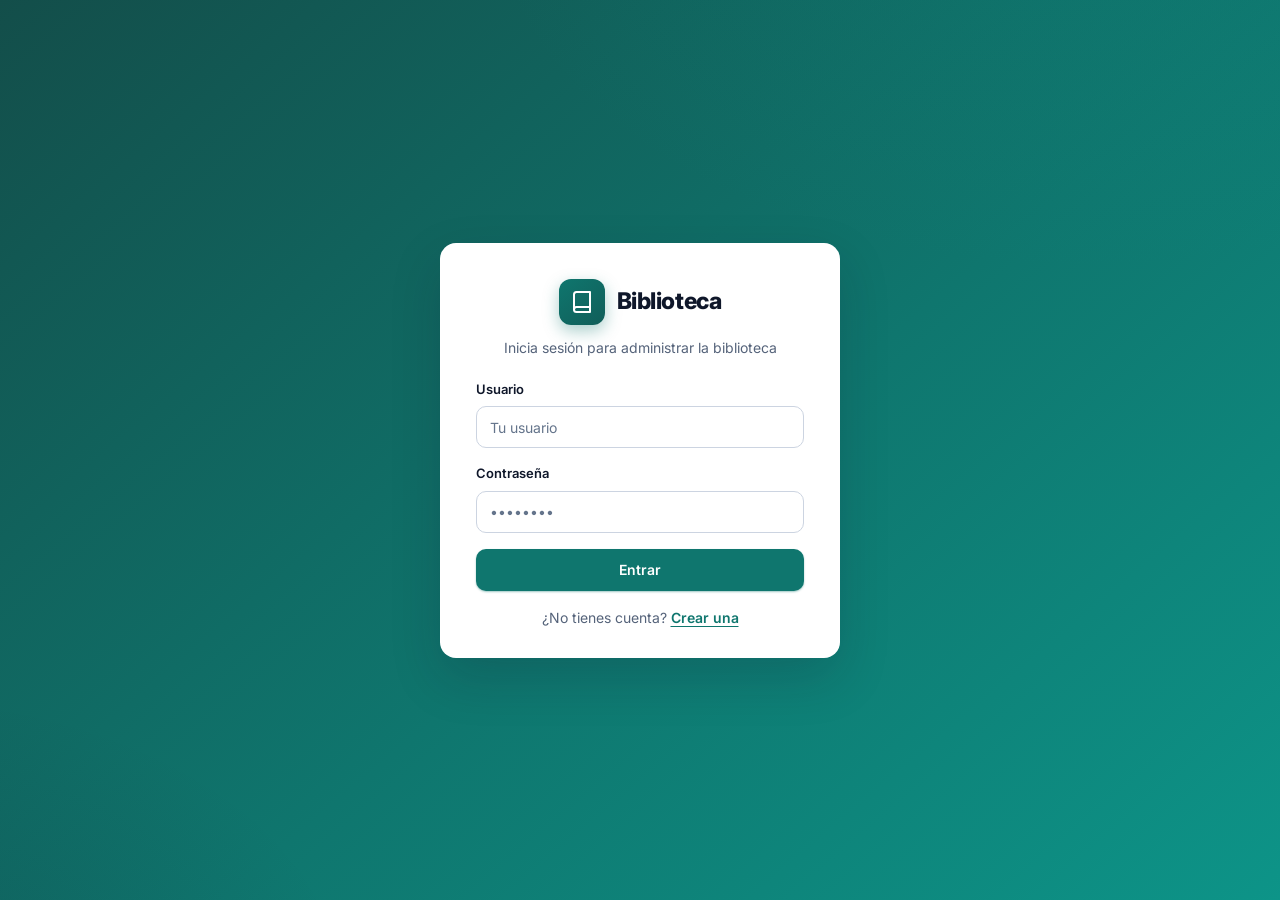
<file: frontend/index.html>
<!DOCTYPE html>
<html lang="es">
<head>
    <meta charset="UTF-8">
    <meta name="viewport" content="width=device-width, initial-scale=1.0">
    <title>Iniciar sesión - Biblioteca</title>
    <link rel="icon" href="data:image/svg+xml,%3Csvg xmlns='http://www.w3.org/2000/svg' viewBox='0 0 100 100'%3E%3Ctext y='.9em' font-size='90'%3E%F0%9F%93%9A%3C/text%3E%3C/svg%3E">
    <link rel="stylesheet" href="css/estilos.css">
</head>
<body>
    <div class="login-fondo">
        <div class="login-tarjeta">
            <div class="login-marca">
                <div class="login-logo" aria-hidden="true">
                    <svg width="24" height="24" viewBox="0 0 24 24" fill="none" stroke="currentColor" stroke-width="2" stroke-linecap="round" stroke-linejoin="round">
                        <path d="M4 19.5A2.5 2.5 0 0 1 6.5 17H20"/>
                        <path d="M6.5 2H20v20H6.5A2.5 2.5 0 0 1 4 19.5v-15A2.5 2.5 0 0 1 6.5 2z"/>
                    </svg>
                </div>
                <h1 class="login-titulo">Biblioteca</h1>
            </div>
            <p class="login-subtitulo" id="login-subtitulo">Inicia sesión para administrar la biblioteca</p>

            <form id="form-login" autocomplete="on">
                <div class="campo">
                    <label for="username">Usuario</label>
                    <input type="text" id="username" placeholder="Tu usuario" autocomplete="username" required>
                </div>
                <div class="campo">
                    <label for="password">Contraseña</label>
                    <input type="password" id="password" placeholder="••••••••" autocomplete="current-password" required>
                </div>

                <div class="alerta" id="mensaje-error" role="alert"></div>

                <button type="submit" class="boton boton-primario boton-ancho" id="btn-login">
                    <span>Entrar</span>
                </button>

                <p class="login-alternativa">
                    ¿No tienes cuenta?
                    <button type="button" class="enlace-boton" id="btn-mostrar-registro">Crear una</button>
                </p>
            </form>

            <form id="form-registro" class="oculto" autocomplete="on">
                <div class="login-2col">
                    <div class="campo">
                        <label for="reg-nombre">Nombre</label>
                        <input type="text" id="reg-nombre" placeholder="Tu nombre" autocomplete="given-name" required>
                    </div>
                    <div class="campo">
                        <label for="reg-apellido">Apellido</label>
                        <input type="text" id="reg-apellido" placeholder="Tu apellido" autocomplete="family-name">
                    </div>
                </div>
                <div class="campo">
                    <label for="reg-email">Correo electrónico</label>
                    <input type="email" id="reg-email" placeholder="tucorreo@ejemplo.com" autocomplete="email" required>
                </div>
                <div class="campo">
                    <label for="reg-username">Nombre de usuario</label>
                    <input type="text" id="reg-username" placeholder="Con el que iniciarás sesión" autocomplete="username" required>
                </div>
                <div class="login-2col">
                    <div class="campo">
                        <label for="reg-password">Contraseña</label>
                        <input type="password" id="reg-password" placeholder="Mínimo 6 caracteres" autocomplete="new-password" required>
                    </div>
                    <div class="campo">
                        <label for="reg-password2">Repetir contraseña</label>
                        <input type="password" id="reg-password2" placeholder="Repite la contraseña" autocomplete="new-password" required>
                    </div>
                </div>

                <div class="alerta" id="mensaje-registro" role="alert"></div>

                <button type="submit" class="boton boton-primario boton-ancho" id="btn-registro">
                    <span>Crear cuenta</span>
                </button>

                <p class="login-alternativa">
                    ¿Ya tienes cuenta?
                    <button type="button" class="enlace-boton" id="btn-mostrar-login">Iniciar sesión</button>
                </p>
            </form>
        </div>
    </div>

    <script src="config.js"></script>
    <script src="js/api.js"></script>
    <script src="js/auth.js"></script>
</body>
</html>
</file>
<file: frontend/css/estilos.css>
/* ==========================================================================
   Gestion de Biblioteca - Design System
   HTML + CSS + JS puro. Sin frameworks.
   ========================================================================== */

@import url('https://fonts.googleapis.com/css2?family=Inter:wght@400;500;600;700;800&display=swap');

:root {
  /* Paleta */
  --fondo: #f4f6fb;
  --superficie: #ffffff;
  --primario: #0f766e;
  --primario-hover: #0d9488;
  --primario-oscuro: #115e59;
  --primario-suave: #f0fdfa;
  --texto: #0f172a;
  --texto-suave: #55637a;
  --texto-tenue: #8b98ad;
  --borde: #e3e8f0;
  --borde-fuerte: #ccd4e1;

  --rojo: #dc2626;
  --rojo-oscuro: #b91c1c;
  --rojo-suave: #fef2f2;
  --verde: #15803d;
  --verde-suave: #f0fdf4;
  --verde-borde: #bbf7d0;
  --ambar: #b45309;
  --ambar-suave: #fffbeb;
  --ambar-borde: #fde68a;
  --indigo: #4f46e5;
  --indigo-suave: #eef2ff;

  /* Radios */
  --radio-sm: 8px;
  --radio: 12px;
  --radio-lg: 16px;

  /* Sombras */
  --sombra-1: 0 1px 2px rgba(15, 23, 42, 0.06);
  --sombra-2: 0 4px 16px rgba(15, 23, 42, 0.08);
  --sombra-3: 0 20px 50px rgba(15, 23, 42, 0.18);

  /* Focus ring accesible */
  --foco: 0 0 0 3px rgba(15, 118, 110, 0.28);

  /* Tipografia */
  --fuente: 'Inter', 'Segoe UI', system-ui, -apple-system, sans-serif;
}

* {
  margin: 0;
  padding: 0;
  box-sizing: border-box;
}

html {
  -webkit-text-size-adjust: 100%;
}

body {
  font-family: var(--fuente);
  background: var(--fondo);
  color: var(--texto);
  font-size: 15px;
  line-height: 1.5;
  min-height: 100vh;
}

body.sin-scroll {
  overflow: hidden;
}

img,
svg {
  display: inline-block;
  vertical-align: middle;
}

h1, h2, h3, h4 {
  line-height: 1.25;
  font-weight: 700;
  color: var(--texto);
}

/* ==========================================================================
   Focus visible consistente y accesible
   ========================================================================== */
:focus {
  outline: none;
}

:focus-visible {
  outline: none;
  box-shadow: var(--foco);
  border-radius: var(--radio-sm);
}

/* ==========================================================================
   Botones
   ========================================================================== */
.boton {
  display: inline-flex;
  align-items: center;
  justify-content: center;
  gap: 8px;
  border: 1px solid transparent;
  padding: 0 18px;
  height: 42px;
  border-radius: 10px;
  font-family: var(--fuente);
  font-size: 14px;
  font-weight: 600;
  cursor: pointer;
  white-space: nowrap;
  transition: background-color 0.15s ease, border-color 0.15s ease,
    color 0.15s ease, box-shadow 0.15s ease, transform 0.1s ease;
}

.boton svg {
  flex: 0 0 auto;
}

.boton:hover {
  transform: translateY(-1px);
}

.boton:active {
  transform: translateY(0);
}

.boton:disabled {
  opacity: 0.55;
  cursor: not-allowed;
  transform: none;
  box-shadow: none;
}

.boton-primario {
  background: var(--primario);
  color: #fff;
  box-shadow: 0 1px 2px rgba(15, 118, 110, 0.4);
}

.boton-primario:hover:not(:disabled) {
  background: var(--primario-hover);
}

.boton-primario:active:not(:disabled) {
  background: var(--primario-oscuro);
}

.boton-secundario {
  background: var(--superficie);
  color: var(--texto);
  border-color: var(--borde-fuerte);
}

.boton-secundario:hover:not(:disabled) {
  background: var(--fondo);
}

.boton-peligro {
  background: var(--rojo);
  color: #fff;
}

.boton-peligro:hover:not(:disabled) {
  background: var(--rojo-oscuro);
}

.boton-ghost {
  background: transparent;
  color: var(--texto-suave);
}

.boton-ghost:hover:not(:disabled) {
  background: var(--fondo);
  color: var(--texto);
}

.boton-mini {
  min-height: 40px;
  padding: 0 12px;
  font-size: 13px;
  border-radius: 8px;
}

.boton-ancho {
  width: 100%;
}

/* Spinner dentro de botones */
.cargando .icono-spin,
.boton .icono-spin {
  animation: girar 0.8s linear infinite;
}

@keyframes girar {
  to {
    transform: rotate(360deg);
  }
}

/* ==========================================================================
   LOGIN
   ========================================================================== */
.login-fondo {
  position: relative;
  display: flex;
  align-items: center;
  justify-content: center;
  min-height: 100vh;
  padding: 24px;
  background:
    radial-gradient(1000px 600px at 85% -10%, rgba(13, 148, 136, 0.18), transparent 60%),
    radial-gradient(800px 500px at -10% 110%, rgba(15, 23, 42, 0.16), transparent 60%),
    linear-gradient(140deg, #134e4a 0%, #0f766e 55%, #0d9488 100%);
}

.login-tarjeta {
  width: 100%;
  max-width: 400px;
  background: var(--superficie);
  border-radius: var(--radio-lg);
  padding: 36px 36px 30px;
  box-shadow: var(--sombra-3);
  position: relative;
}

.login-marca {
  display: flex;
  align-items: center;
  justify-content: center;
  gap: 12px;
  margin-bottom: 22px;
}

.login-logo {
  width: 46px;
  height: 46px;
  border-radius: 12px;
  background: linear-gradient(140deg, var(--primario), var(--primario-oscuro));
  display: flex;
  align-items: center;
  justify-content: center;
  color: #fff;
  box-shadow: 0 6px 16px rgba(15, 118, 110, 0.35);
}

.login-titulo {
  font-size: 23px;
  font-weight: 800;
  letter-spacing: -0.02em;
}

.login-subtitulo {
  text-align: center;
  color: var(--texto-suave);
  font-size: 14px;
  margin-top: -10px;
  margin-bottom: 22px;
}

/* Alternativa: crear cuenta desde el login */
.login-alternativa {
  text-align: center;
  color: var(--texto-suave);
  font-size: 14px;
  margin-top: 16px;
}

.enlace-boton {
  background: none;
  border: none;
  padding: 0;
  color: var(--primario);
  font: inherit;
  font-weight: 600;
  cursor: pointer;
  text-decoration: underline;
  text-underline-offset: 3px;
}

.enlace-boton:hover {
  color: var(--primario-oscuro);
}

.enlace-boton:focus-visible {
  outline: 2px solid var(--primario);
  outline-offset: 3px;
  border-radius: 3px;
}

.login-2col {
  display: grid;
  grid-template-columns: 1fr 1fr;
  gap: 12px;
}

@media (max-width: 460px) {
  .login-2col {
    grid-template-columns: 1fr;
  }
}

.alerta.alerta-exito {
  background: var(--verde-suave);
  border-color: var(--verde-borde);
  color: var(--verde);
}

/* Alerta de error */
.alerta {
  display: flex;
  align-items: flex-start;
  gap: 10px;
  background: var(--rojo-suave);
  border: 1px solid #fecaca;
  color: var(--rojo-oscuro);
  font-size: 13.5px;
  font-weight: 500;
  border-radius: var(--radio-sm);
  padding: 11px 13px;
  margin-bottom: 16px;
}

.alerta svg {
  flex: 0 0 auto;
  margin-top: 1px;
}

.alerta:empty {
  display: none;
}

/* ==========================================================================
   Campos de formulario
   ========================================================================== */
.campo {
  margin-bottom: 16px;
}

.campo label {
  display: flex;
  align-items: center;
  gap: 6px;
  font-size: 13px;
  font-weight: 600;
  color: var(--texto);
  margin-bottom: 7px;
}

.campo input,
.campo select,
.campo textarea {
  width: 100%;
  height: 42px;
  padding: 0 13px;
  border: 1px solid var(--borde-fuerte);
  border-radius: 10px;
  background: var(--superficie);
  font-family: var(--fuente);
  font-size: 14px;
  color: var(--texto);
  transition: border-color 0.15s ease, box-shadow 0.15s ease, background-color 0.15s ease;
}

.campo select {
  appearance: none;
  background-image: url("data:image/svg+xml;charset=UTF-8,%3Csvg xmlns='http://www.w3.org/2000/svg' width='16' height='16' viewBox='0 0 24 24' fill='none' stroke='%2355637a' stroke-width='2.4' stroke-linecap='round' stroke-linejoin='round'%3E%3Cpolyline points='6 9 12 15 18 9'/%3E%3C/svg%3E");
  background-repeat: no-repeat;
  background-position: right 12px center;
  padding-right: 38px;
}

.campo input::placeholder {
  color: #64748b;
}

.campo input:hover:not(:disabled),
.campo select:hover:not(:disabled) {
  border-color: #a6b1c4;
}

.campo input:focus,
.campo select:focus {
  border-color: var(--primario);
  box-shadow: var(--foco);
}

.campo input:disabled,
.campo select:disabled {
  background: var(--fondo);
  color: var(--texto-suave);
  cursor: not-allowed;
}

.campo.entrada-error input,
.campo.entrada-error select {
  border-color: var(--rojo);
}

.campo.entrada-error input:focus,
.campo.entrada-error select:focus {
  box-shadow: 0 0 0 3px rgba(220, 38, 38, 0.18);
}

.ayuda {
  font-size: 12.5px;
  color: var(--texto-suave);
  margin-top: 6px;
}

.nota {
  font-size: 12.5px;
  color: var(--texto-suave);
  background: var(--fondo);
  border: 1px dashed var(--borde-fuerte);
  border-radius: var(--radio-sm);
  padding: 9px 12px;
  margin-bottom: 4px;
}

.mensaje-error {
  color: var(--rojo);
  font-size: 13px;
  margin-top: 4px;
  min-height: 18px;
  text-align: center;
}

/* ==========================================================================
   PANEL - Estructura
   ========================================================================== */
.barra-superior {
  position: sticky;
  top: 0;
  z-index: 40;
  display: flex;
  align-items: center;
  justify-content: space-between;
  height: 64px;
  padding: 0 24px;
  background: rgba(255, 255, 255, 0.92);
  backdrop-filter: blur(8px);
  border-bottom: 1px solid var(--borde);
}

.marca {
  display: flex;
  align-items: center;
  gap: 11px;
  font-size: 17px;
  font-weight: 800;
  letter-spacing: -0.02em;
  color: var(--texto);
}

.marca .logo {
  width: 34px;
  height: 34px;
  border-radius: 9px;
  background: linear-gradient(140deg, var(--primario), var(--primario-oscuro));
  display: flex;
  align-items: center;
  justify-content: center;
  color: #fff;
  box-shadow: 0 4px 10px rgba(15, 118, 110, 0.3);
}

.marca .logo span {
  font-size: 16px;
  font-weight: 800;
}

.marca small {
  display: block;
  font-size: 11.5px;
  font-weight: 500;
  color: var(--texto-suave);
  letter-spacing: 0;
  margin-top: 1px;
}

.usuario-barra {
  display: flex;
  align-items: center;
  gap: 14px;
}

.usuario-info {
  display: flex;
  align-items: center;
  gap: 10px;
}

.usuario-info .avatar {
  width: 34px;
  height: 34px;
  border-radius: 50%;
  background: var(--primario-suave);
  border: 1px solid var(--verde-borde);
  color: var(--primario-oscuro);
  display: flex;
  align-items: center;
  justify-content: center;
  font-weight: 700;
  font-size: 14px;
}

.usuario-info .nombre {
  font-size: 14px;
  font-weight: 600;
  line-height: 1.15;
}

.usuario-info .rol {
  display: inline-block;
  font-size: 10.5px;
  font-weight: 700;
  text-transform: uppercase;
  letter-spacing: 0.4px;
  color: var(--primario-oscuro);
  background: var(--primario-suave);
  border: 1px solid var(--verde-borde);
  padding: 2px 8px;
  border-radius: 20px;
}

.distribucion {
  display: flex;
  min-height: calc(100vh - 64px);
}

/* ==========================================================================
   Menu lateral
   ========================================================================== */
.menu-lateral {
  width: 236px;
  flex: 0 0 236px;
  background: var(--superficie);
  border-right: 1px solid var(--borde);
  padding: 20px 14px;
  display: flex;
  flex-direction: column;
  gap: 4px;
}

.menu-titulo {
  font-size: 11px;
  font-weight: 700;
  text-transform: uppercase;
  letter-spacing: 0.7px;
  color: var(--texto-tenue);
  padding: 0 12px;
  margin-bottom: 8px;
}

.item-menu {
  display: flex;
  align-items: center;
  gap: 12px;
  width: 100%;
  text-align: left;
  padding: 11px 12px;
  border: none;
  background: transparent;
  border-radius: 10px;
  font-family: var(--fuente);
  font-size: 14px;
  font-weight: 600;
  color: var(--texto-suave);
  cursor: pointer;
  position: relative;
  transition: background-color 0.15s ease, color 0.15s ease;
}

.item-menu svg {
  flex: 0 0 auto;
  color: var(--texto-tenue);
  transition: color 0.15s ease;
}

.item-menu:hover {
  background: var(--fondo);
  color: var(--texto);
}

.item-menu:hover svg {
  color: var(--primario);
}

.item-menu.activo {
  background: var(--primario-suave);
  color: var(--primario-oscuro);
}

.item-menu.activo svg {
  color: var(--primario);
}

.item-menu.activo::before {
  content: '';
  position: absolute;
  left: -14px;
  top: 50%;
  transform: translateY(-50%);
  width: 4px;
  height: 26px;
  border-radius: 0 4px 4px 0;
  background: var(--primario);
}

/* ==========================================================================
   Contenido y secciones
   ========================================================================== */
.contenido {
  flex: 1;
  min-width: 0;
  padding: 26px 28px 40px;
}

.seccion {
  display: none;
  flex-direction: column;
  gap: 20px;
  animation: aparicion-seccion 0.25s ease;
}

.seccion.activa {
  display: flex;
}

@keyframes aparicion-seccion {
  from {
    opacity: 0;
    transform: translateY(6px);
  }
  to {
    opacity: 1;
    transform: translateY(0);
  }
}

.cabecera {
  display: flex;
  align-items: flex-end;
  justify-content: space-between;
  gap: 14px;
  flex-wrap: wrap;
}

.cabecera-texto h2 {
  font-size: 21px;
  letter-spacing: -0.02em;
}

.cabecera-texto p {
  font-size: 13.5px;
  color: var(--texto-suave);
  margin-top: 3px;
}

/* ==========================================================================
   Tablas
   ========================================================================== */
.contenedor-tabla {
  background: var(--superficie);
  border: 1px solid var(--borde);
  border-radius: var(--radio);
  box-shadow: var(--sombra-1);
  overflow: auto;
  max-height: calc(100vh - 240px);
}

.tabla {
  width: 100%;
  border-collapse: collapse;
  font-size: 14px;
}

.tabla thead th {
  position: sticky;
  top: 0;
  z-index: 2;
  background: #f8fafc;
  text-align: left;
  padding: 13px 16px;
  font-size: 11.5px;
  font-weight: 700;
  text-transform: uppercase;
  letter-spacing: 0.55px;
  color: var(--texto-suave);
  border-bottom: 1px solid var(--borde);
  white-space: nowrap;
}

.tabla td {
  padding: 12px 16px;
  border-bottom: 1px solid var(--fondo);
  color: var(--texto);
  vertical-align: middle;
}

.tabla tbody tr {
  transition: background-color 0.12s ease;
}

.tabla tbody tr:nth-child(even) {
  background: #fbfcfe;
}

.tabla tbody tr:hover {
  background: #f1f7f6;
}

.tabla tbody tr:last-child td {
  border-bottom: none;
}

.tabla .titulo-celda {
  font-weight: 600;
}

.tabla .secundario {
  color: var(--texto-suave);
  font-size: 13px;
}

.acciones {
  display: flex;
  gap: 7px;
  align-items: center;
  white-space: nowrap;
}

/* Fila de carga */
.cargando-row td {
  text-align: center;
  padding: 40px 16px;
  color: var(--texto-suave);
}

.cargando-fila {
  display: inline-flex;
  align-items: center;
  gap: 10px;
  font-size: 13.5px;
}

.spinner {
  width: 22px;
  height: 22px;
  border: 3px solid var(--borde);
  border-top-color: var(--primario);
  border-radius: 50%;
  animation: girar 0.7s linear infinite;
}

/* ==========================================================================
   Insignias (badges)
   ========================================================================== */
.insignia {
  display: inline-flex;
  align-items: center;
  gap: 6px;
  padding: 3px 10px;
  border-radius: 20px;
  font-size: 11.5px;
  font-weight: 700;
  letter-spacing: 0.2px;
  white-space: nowrap;
}

.insignia::before {
  content: '';
  width: 6px;
  height: 6px;
  border-radius: 50%;
  background: currentColor;
}

.insignia-verde {
  background: var(--verde-suave);
  color: var(--verde);
  border: 1px solid var(--verde-borde);
}

.insignia-roja {
  background: var(--rojo-suave);
  color: var(--rojo-oscuro);
  border: 1px solid #fecaca;
}

.insignia-ambar {
  background: var(--ambar-suave);
  color: var(--ambar);
  border: 1px solid var(--ambar-borde);
}

.insignia-gris {
  background: #eef1f6;
  color: var(--texto-suave);
  border: 1px solid var(--borde);
}

.insignia-indigo {
  background: var(--indigo-suave);
  color: var(--indigo);
  border: 1px solid #c7d2fe;
}

/* ==========================================================================
   Estados VACIO
   ========================================================================== */
.aviso-vacio {
  display: none;
  padding: 52px 24px;
  text-align: center;
}

.aviso-vacio .vacio-icono {
  width: 60px;
  height: 60px;
  margin: 0 auto 16px;
  border-radius: 50%;
  background: var(--fondo);
  display: flex;
  align-items: center;
  justify-content: center;
  color: var(--texto-tenue);
}

.aviso-vacio h4 {
  font-size: 16px;
  margin-bottom: 6px;
}

.aviso-vacio p {
  font-size: 13.5px;
  color: var(--texto-suave);
  max-width: 340px;
  margin: 0 auto 18px;
}

/* ==========================================================================
   MODALES
   ========================================================================== */
.modal {
  display: none;
  position: fixed;
  inset: 0;
  z-index: 100;
  align-items: center;
  justify-content: center;
  padding: 20px;
  background: rgba(15, 23, 42, 0.55);
  backdrop-filter: blur(3px);
}

.modal.abierto {
  display: flex;
}

.modal-caja {
  background: var(--superficie);
  border-radius: 14px;
  width: 100%;
  max-width: 500px;
  max-height: calc(100vh - 40px);
  display: flex;
  flex-direction: column;
  box-shadow: var(--sombra-3);
  animation: aparicion-modal 0.22s cubic-bezier(0.2, 0.9, 0.3, 1.1);
}

@keyframes aparicion-modal {
  from {
    opacity: 0;
    transform: translateY(12px) scale(0.98);
  }
  to {
    opacity: 1;
    transform: translateY(0) scale(1);
  }
}

.modal-cabecera {
  display: flex;
  align-items: center;
  justify-content: space-between;
  gap: 12px;
  padding: 18px 22px;
  border-bottom: 1px solid var(--borde);
}

.modal-titulo {
  display: flex;
  align-items: center;
  gap: 11px;
}

.modal-titulo .icono {
  width: 34px;
  height: 34px;
  border-radius: 9px;
  background: var(--primario-suave);
  color: var(--primario);
  display: flex;
  align-items: center;
  justify-content: center;
}

.modal-cabecera h3 {
  font-size: 16.5px;
}

.modal-cuerpo {
  padding: 22px;
  overflow-y: auto;
}

.modal-pie {
  padding: 14px 22px 20px;
  display: flex;
  justify-content: flex-end;
  gap: 10px;
}

.cerrar-modal {
  width: 34px;
  height: 34px;
  display: flex;
  align-items: center;
  justify-content: center;
  border: none;
  background: transparent;
  border-radius: 8px;
  color: var(--texto-suave);
  cursor: pointer;
  transition: background-color 0.15s ease, color 0.15s ease;
}

.cerrar-modal:hover {
  background: var(--fondo);
  color: var(--texto);
}

.fila-campos {
  display: grid;
  grid-template-columns: 1fr 1fr;
  gap: 14px;
}

/* ==========================================================================
   TOASTS
   ========================================================================== */
.toast-cont {
  position: fixed;
  bottom: 22px;
  right: 22px;
  z-index: 300;
  display: flex;
  flex-direction: column;
  gap: 10px;
  max-width: min(360px, calc(100vw - 32px));
}

.toast {
  display: flex;
  align-items: flex-start;
  gap: 11px;
  padding: 13px 15px;
  border-radius: 11px;
  color: #fff;
  font-size: 13.5px;
  font-weight: 500;
  line-height: 1.4;
  box-shadow: 0 10px 28px rgba(15, 23, 42, 0.22);
  animation: aparicion-toast 0.22s ease;
}

.toast svg {
  flex: 0 0 auto;
  margin-top: 1px;
}

.toast-exito {
  background: var(--verde);
}

.toast-error {
  background: var(--rojo);
}

@keyframes aparicion-toast {
  from {
    opacity: 0;
    transform: translateY(12px);
  }
  to {
    opacity: 1;
    transform: translateY(0);
  }
}

/* ==========================================================================
   RESPONSIVE
   ========================================================================== */
@media (max-width: 992px) {
  .menu-lateral {
    width: 204px;
    flex: 0 0 204px;
  }

  .contenido {
    padding: 20px;
  }
}

@media (max-width: 900px) {
  .distribucion {
    flex-direction: column;
  }

  .menu-lateral {
    width: 100%;
    flex: none;
    flex-direction: row;
    gap: 8px;
    overflow-x: auto;
    padding: 10px 14px;
    border-right: none;
    border-bottom: 1px solid var(--borde);
  }

  .menu-titulo {
    display: none;
  }

  .item-menu {
    flex: 0 0 auto;
    width: auto;
    padding: 9px 14px;
  }

  .item-menu.activo::before {
    display: none;
  }

  .contenido {
    padding: 20px 16px;
  }
}

@media (max-width: 640px) {
  .barra-superior {
    height: 58px;
    padding: 0 14px;
  }

  .marca small {
    display: none;
  }

  .usuario-info .nombre {
    display: none;
  }

  .contenido {
    padding: 16px 14px 32px;
  }

  .cabecera {
    flex-direction: column;
    align-items: stretch;
  }

  .cabecera .boton {
    width: 100%;
  }

  /* Tablas -> tarjetas en pantallas pequenas */
  .contenedor-tabla {
    max-height: none;
    border: none;
    box-shadow: none;
    background: transparent;
    overflow: visible;
  }

  .tabla {
    display: block;
    min-width: 0;
  }

  .tabla thead {
    display: none;
  }

  .tabla tbody {
    display: flex;
    flex-direction: column;
    gap: 12px;
  }

  .tabla tbody tr {
    display: flex;
    flex-direction: column;
    gap: 2px;
    background: var(--superficie);
    border: 1px solid var(--borde);
    border-radius: var(--radio);
    padding: 14px 16px;
    box-shadow: var(--sombra-1);
  }

  .tabla tbody tr:hover {
    background: var(--superficie);
  }

  .tabla td {
    display: flex;
    align-items: center;
    justify-content: space-between;
    gap: 12px;
    padding: 6px 0;
    border: none;
  }

  .tabla td::before {
    content: attr(data-label);
    font-size: 11px;
    font-weight: 700;
    text-transform: uppercase;
    letter-spacing: 0.4px;
    color: var(--texto-tenue);
    flex: 0 0 auto;
  }

  .tabla td.acciones-celda {
    justify-content: flex-start;
    flex-wrap: wrap;
    margin-top: 8px;
    padding-top: 10px;
    border-top: 1px dashed var(--borde);
  }

  .tabla td.acciones-celda::before {
    content: none;
  }

  .acciones {
    width: 100%;
    flex-wrap: wrap;
  }

  .acciones .boton-mini {
    flex: 1 1 auto;
    justify-content: center;
    height: 40px;
  }

  /* Campos en una sola columna */
  .fila-campos {
    grid-template-columns: 1fr;
    gap: 0;
  }

  /* Modales como hoja inferior */
  .modal {
    padding: 0;
    align-items: flex-end;
  }

  .modal-caja {
    max-width: 100%;
    max-height: 92vh;
    border-radius: 16px 16px 0 0;
  }

  .modal-pie {
    padding-bottom: 24px;
  }

  /* Loading row */
  .cargando-fila {
    justify-content: center;
  }

  .login-fondo {
    padding: 16px;
  }

  .login-tarjeta {
    padding: 28px 22px 24px;
  }
}

/* ==========================================================================
   Movimiento reducido
   ========================================================================== */
@media (prefers-reduced-motion: reduce) {
  *,
  *::before,
  *::after {
    animation-duration: 0.01ms !important;
    animation-iteration-count: 1 !important;
    transition-duration: 0.01ms !important;
    scroll-behavior: auto !important;
  }
}

/* ==========================================================================
   Correcciones de la auditoría
   - Anillo de foco visible para botones (declaración final, misma especificidad
     que .boton-* para ganar la cascada y no quedar enmascarado).
   - Skip-link para navegación por teclado.
   - Header compacto en pantallas muy estrechas (sin desborde horizontal).
   ========================================================================== */
:focus-visible {
  box-shadow: var(--foco);
}

.skip-link {
  position: absolute;
  left: 14px;
  top: -100%;
  background: var(--primario);
  color: #fff;
  padding: 10px 16px;
  border-radius: 8px;
  font-size: 14px;
  font-weight: 600;
  z-index: 500;
  transition: top 0.15s ease;
}

.skip-link:focus-visible {
  top: 12px;
}

@media (max-width: 500px) {
  .usuario-info .rol {
    display: none;
  }
}

@media (max-width: 460px) {
  .barra-superior .boton-mini span {
    display: none;
  }

  .barra-superior .boton-mini {
    padding: 0 11px;
  }
}

/* ==========================================================================
   AMPLIACION 2026 - Dashboard, toolbar, paginacion, catalogo
   ========================================================================== */

/* --- Rejilla de estadisticas --- */
.rejilla-stats {
  display: grid;
  grid-template-columns: repeat(auto-fit, minmax(190px, 1fr));
  gap: 16px;
  margin-bottom: 22px;
}

.tarjeta-stat {
  display: flex;
  align-items: center;
  gap: 14px;
  background: var(--superficie);
  border: 1px solid var(--borde);
  border-radius: var(--radio);
  padding: 18px;
  box-shadow: var(--sombra-1);
}

.tarjeta-stat .stat-icono {
  width: 44px;
  height: 44px;
  flex: 0 0 44px;
  border-radius: 12px;
  display: flex;
  align-items: center;
  justify-content: center;
  background: var(--primario-suave);
  color: var(--primario-oscuro);
}

.tarjeta-stat.alerta .stat-icono {
  background: var(--rojo-suave);
  color: var(--rojo-oscuro);
}

.tarjeta-stat.aviso .stat-icono {
  background: var(--ambar-suave);
  color: var(--ambar);
}

.tarjeta-stat .valor {
  font-size: 26px;
  font-weight: 800;
  line-height: 1;
  letter-spacing: -0.03em;
}

.tarjeta-stat .etiqueta {
  font-size: 12.5px;
  color: var(--texto-suave);
  margin-top: 3px;
}

.dashboard-grid {
  display: grid;
  grid-template-columns: 1.2fr 1fr;
  gap: 20px;
  align-items: start;
}

.panel-tarjeta {
  background: var(--superficie);
  border: 1px solid var(--borde);
  border-radius: var(--radio);
  padding: 20px;
  box-shadow: var(--sombra-1);
  margin-bottom: 20px;
}

.panel-tarjeta h3 {
  font-size: 15px;
  margin-bottom: 16px;
}

/* --- Barras de categorias --- */
.barras {
  display: flex;
  flex-direction: column;
  gap: 12px;
}

.barra-fila {
  display: grid;
  grid-template-columns: 130px 1fr 40px;
  align-items: center;
  gap: 10px;
  font-size: 13px;
}

.barra-pista {
  height: 9px;
  background: var(--fondo);
  border-radius: 20px;
  overflow: hidden;
}

.barra-relleno {
  height: 100%;
  border-radius: 20px;
  background: linear-gradient(90deg, var(--primario), var(--primario-hover));
}

/* --- Lista de actividad --- */
.lista-actividad {
  list-style: none;
  display: flex;
  flex-direction: column;
  gap: 2px;
}

.actividad-item {
  display: flex;
  align-items: flex-start;
  gap: 12px;
  padding: 10px 0;
  border-bottom: 1px dashed var(--borde);
  font-size: 13px;
}

.actividad-item:last-child {
  border-bottom: none;
}

.actividad-item .accion-chip {
  flex: 0 0 auto;
  font-size: 10px;
  font-weight: 700;
  text-transform: uppercase;
  letter-spacing: 0.4px;
  padding: 3px 8px;
  border-radius: 20px;
  background: var(--indigo-suave);
  color: var(--indigo);
}

.actividad-item .detalle {
  flex: 1;
  color: var(--texto);
}

.actividad-item .fecha {
  color: var(--texto-tenue);
  font-size: 11.5px;
  white-space: nowrap;
}

/* --- Toolbar de tablas --- */
.toolbar-tabla {
  display: flex;
  flex-wrap: wrap;
  gap: 10px;
  align-items: center;
  margin-bottom: 16px;
}

.buscador {
  position: relative;
  flex: 1 1 260px;
  min-width: 200px;
}

.buscador svg {
  position: absolute;
  left: 12px;
  top: 50%;
  transform: translateY(-50%);
  color: var(--texto-tenue);
  pointer-events: none;
}

.buscador input {
  width: 100%;
  height: 42px;
  padding: 0 14px 0 38px;
  border: 1px solid var(--borde-fuerte);
  border-radius: 10px;
  font-family: var(--fuente);
  font-size: 14px;
  background: var(--superficie);
  color: var(--texto);
}

.buscador input:focus {
  border-color: var(--primario);
  box-shadow: var(--foco);
  outline: none;
}

.toolbar-tabla select {
  height: 42px;
  padding: 0 12px;
  border: 1px solid var(--borde-fuerte);
  border-radius: 10px;
  font-family: var(--fuente);
  font-size: 13.5px;
  background: var(--superficie);
  color: var(--texto);
  cursor: pointer;
}

.toolbar-tabla select:focus {
  border-color: var(--primario);
  box-shadow: var(--foco);
  outline: none;
}

.check-linea {
  display: inline-flex;
  align-items: center;
  gap: 8px;
  font-size: 13.5px;
  color: var(--texto-suave);
  height: 42px;
  padding: 0 12px;
  border: 1px solid var(--borde-fuerte);
  border-radius: 10px;
  background: var(--superficie);
  cursor: pointer;
  user-select: none;
}

.check-linea input {
  width: 16px;
  height: 16px;
  accent-color: var(--primario);
}

/* --- Paginacion --- */
.paginacion {
  display: flex;
  align-items: center;
  justify-content: space-between;
  flex-wrap: wrap;
  gap: 12px;
  margin-top: 16px;
}

.pag-info {
  font-size: 13px;
  color: var(--texto-suave);
}

.pag-controles {
  display: flex;
  gap: 6px;
}

.pag-boton {
  min-width: 38px;
  height: 38px;
  padding: 0 10px;
  border: 1px solid var(--borde-fuerte);
  border-radius: 9px;
  background: var(--superficie);
  color: var(--texto);
  font-family: var(--fuente);
  font-size: 13.5px;
  font-weight: 600;
  cursor: pointer;
}

.pag-boton:hover:not(:disabled) {
  border-color: var(--primario);
  color: var(--primario-oscuro);
}

.pag-boton:disabled {
  opacity: 0.45;
  cursor: not-allowed;
}

/* --- Catalogo visual --- */
.cat-grid {
  display: grid;
  grid-template-columns: repeat(auto-fill, minmax(230px, 1fr));
  gap: 16px;
}

.cat-card {
  display: flex;
  flex-direction: column;
  background: var(--superficie);
  border: 1px solid var(--borde);
  border-radius: var(--radio);
  overflow: hidden;
  box-shadow: var(--sombra-1);
  transition: box-shadow 0.15s ease, transform 0.1s ease;
}

.cat-card:hover {
  box-shadow: var(--sombra-2);
  transform: translateY(-2px);
}

.cat-portada {
  height: 130px;
  background: linear-gradient(140deg, var(--primario), var(--primario-oscuro));
  color: #fff;
  display: flex;
  align-items: center;
  justify-content: center;
  font-size: 34px;
  font-weight: 800;
  background-size: cover;
  background-position: center;
}

.cat-info {
  padding: 14px;
  display: flex;
  flex-direction: column;
  gap: 6px;
  flex: 1;
}

.cat-info .titulo {
  font-size: 14.5px;
  font-weight: 700;
  line-height: 1.3;
}

.cat-info .autor {
  font-size: 12.5px;
  color: var(--texto-suave);
}

.cat-meta {
  display: flex;
  flex-wrap: wrap;
  gap: 6px;
  margin-top: auto;
  padding-top: 8px;
}

.cat-pie {
  display: flex;
  gap: 8px;
  padding: 10px 14px;
  border-top: 1px solid var(--borde);
  background: #fbfcfe;
}

.cat-pie .boton {
  flex: 1;
}

/* --- Chips de estado de ejemplar --- */
.estado-dot {
  display: inline-flex;
  align-items: center;
  gap: 6px;
  font-size: 12px;
  font-weight: 600;
}

.estado-dot::before {
  content: '';
  width: 8px;
  height: 8px;
  border-radius: 50%;
  background: var(--texto-tenue);
}

.estado-dot.ok::before { background: var(--verde); }
.estado-dot.aviso::before { background: var(--ambar); }
.estado-dot.mal::before { background: var(--rojo); }
.estado-dot.info::before { background: var(--indigo); }

/* --- Modal de confirmacion --- */
.modal-confirmar .modal-caja {
  max-width: 440px;
}

.modal-confirmar .modal-cuerpo {
  display: flex;
  gap: 14px;
  align-items: flex-start;
}

.modal-confirmar .icono-alerta {
  flex: 0 0 40px;
  width: 40px;
  height: 40px;
  border-radius: 50%;
  display: flex;
  align-items: center;
  justify-content: center;
  background: var(--ambar-suave);
  color: var(--ambar);
}

/* --- Utilidades --- */
.oculto { display: none !important; }
.grid-3 { display: grid; grid-template-columns: repeat(3, 1fr); gap: 14px; }
.texto-tenue { color: var(--texto-tenue); font-size: 12.5px; }

@media (max-width: 992px) {
  .dashboard-grid { grid-template-columns: 1fr; }
}

@media (max-width: 640px) {
  .rejilla-stats { grid-template-columns: repeat(2, 1fr); gap: 12px; }
  .tarjeta-stat { padding: 14px; gap: 10px; }
  .tarjeta-stat .stat-icono { width: 38px; height: 38px; flex-basis: 38px; }
  .tarjeta-stat .valor { font-size: 22px; }
  .cat-pie { flex-wrap: wrap; }
  .barra-fila { grid-template-columns: 96px 1fr 34px; }
  .grid-3 { grid-template-columns: 1fr; }
}

@media (max-width: 420px) {
  .rejilla-stats { grid-template-columns: 1fr; }
}
</file>
